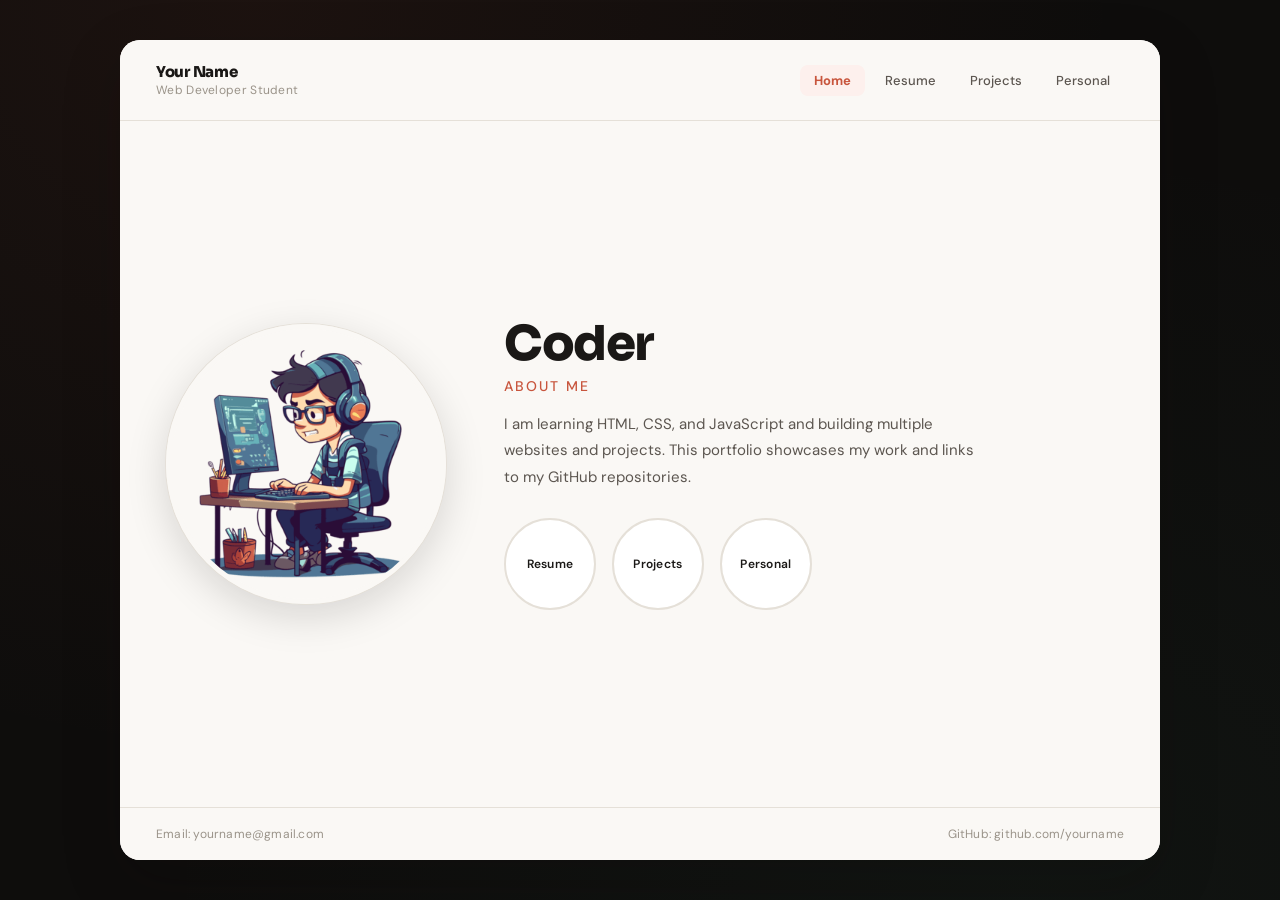
<file: index.html>
<!DOCTYPE html>
<html lang="en">

<head>
    <meta charset="UTF-8">
    <meta name="viewport" content="width=device-width, initial-scale=1.0">
    <title>Portfolio | Home</title>
    <link rel="preconnect" href="https://fonts.googleapis.com">
    <link rel="preconnect" href="https://fonts.gstatic.com" crossorigin>
    <link
        href="https://fonts.googleapis.com/css2?family=DM+Sans:wght@400;500;600;700&family=Sora:wght@600;700;800&display=swap"
        rel="stylesheet">
    <link rel="stylesheet" href="style.css">
</head>

<body>
    <div class="page-wrap">
        <div class="site">
            <header class="topbar">
                <div class="brand">
                    <div class="brand-name">Your Name</div>
                    <div class="brand-title">Web Developer Student</div>
                </div>

                <nav class="nav">
                    <a href="index.html" class="active">Home</a>
                    <a href="resume.html">Resume</a>
                    <a href="projects.html">Projects</a>
                    <a href="personal.html">Personal</a>
                </nav>
            </header>
            <main class="main home-page">
                <section class="hero">

                    <div class="photo-wrap">
                        <img src="coder.jpg" alt="Profile Photo" class="photo">
                    </div>

                    <div class="hero-content">
                        <h1>Coder</h1>
                        <h3>About me</h3>

                        <p>
                            I am learning HTML, CSS, and JavaScript and building multiple websites
                            and projects. This portfolio showcases my work and links to my GitHub repositories.
                        </p>

                        <div class="circle-links">
                            <a href="resume.html" class="circle resume">Resume</a>
                            <a href="projects.html" class="circle research">Projects</a>
                            <a href="personal.html" class="circle personal">Personal</a>
                        </div>
                    </div>

                </section>
            </main>

            <footer class="footer">
                <span>Email: yourname@gmail.com</span>
                <span>GitHub: github.com/yourname</span>
            </footer>

        </div>
    </div>

</body>

</html>
</file>
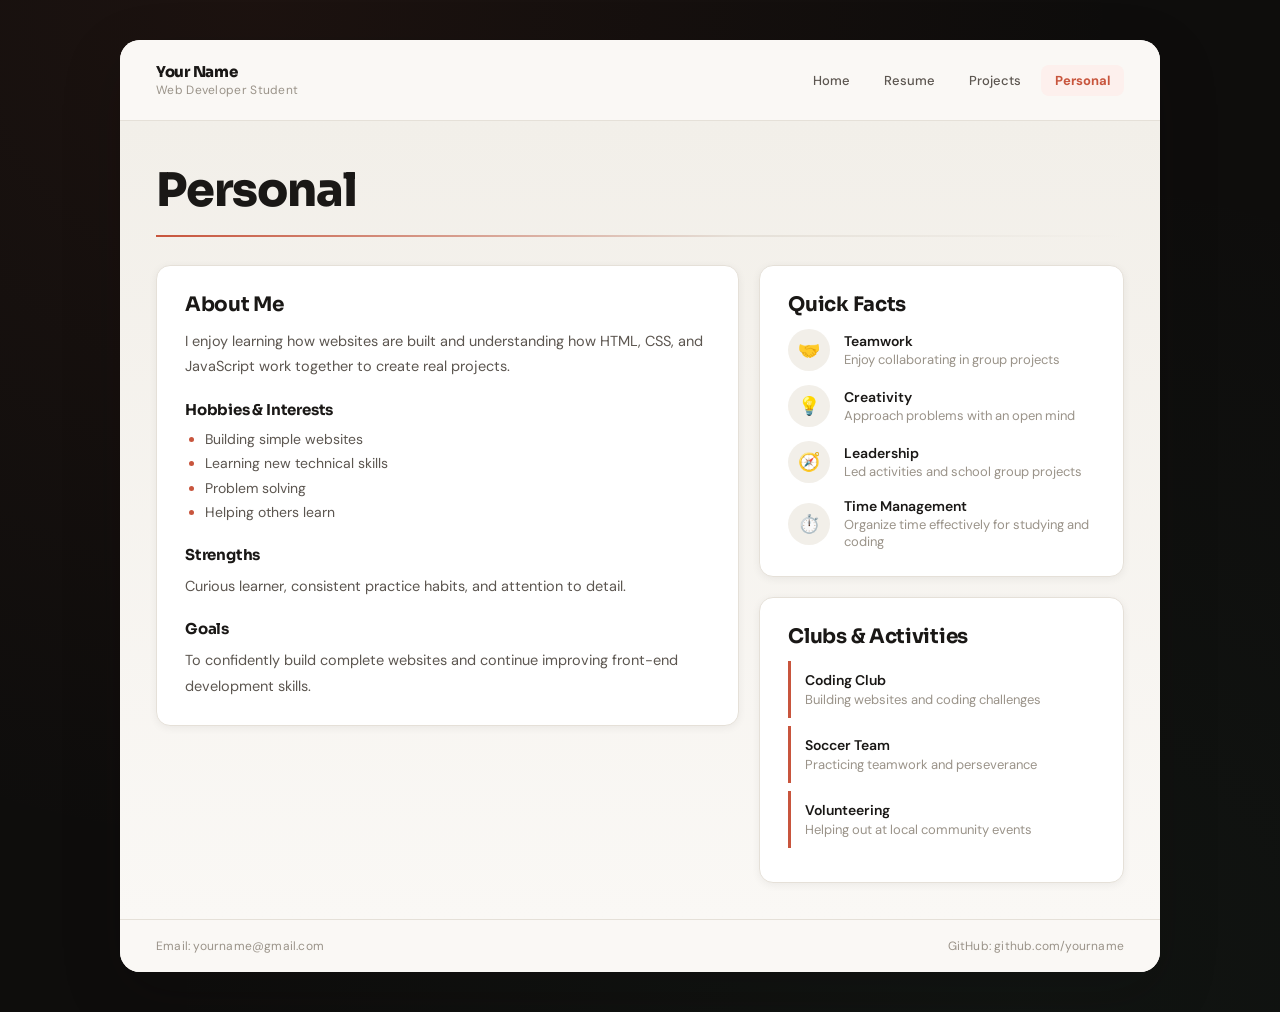
<file: personal.html>
<!DOCTYPE html>
<html lang="en">
<head>
<meta charset="UTF-8">
<meta name="viewport" content="width=device-width, initial-scale=1.0">
<title>Portfolio | Personal</title>
<link rel="preconnect" href="https://fonts.googleapis.com">
<link rel="preconnect" href="https://fonts.gstatic.com" crossorigin>
<link href="https://fonts.googleapis.com/css2?family=DM+Sans:wght@400;500;600;700&family=Sora:wght@600;700;800&display=swap" rel="stylesheet">
<link rel="stylesheet" href="style.css">
</head>
<body>

<div class="page-wrap">
<div class="site">

<header class="topbar">
<div class="brand">
<div class="brand-name">Your Name</div>
<div class="brand-title">Web Developer Student</div>
</div>
<nav class="nav">
<a href="index.html">Home</a>
<a href="resume.html">Resume</a>
<a href="projects.html">Projects</a>
<a href="personal.html" class="active">Personal</a>
</nav>
</header>

<main class="main personal-page">

<h1 class="page-title">Personal</h1>
<div class="page-divider"></div>

<div class="personal-grid">

<!-- Left column: About Me -->
<section class="card">
<h2 class="card-title">About Me</h2>
<p class="card-text">
I enjoy learning how websites are built and understanding
how HTML, CSS, and JavaScript work together to create real projects.
</p>

<h3 class="subhead">Hobbies &amp; Interests</h3>
<ul class="simple-list">
<li>Building simple websites</li>
<li>Learning new technical skills</li>
<li>Problem solving</li>
<li>Helping others learn</li>
</ul>

<h3 class="subhead">Strengths</h3>
<p class="card-text">Curious learner, consistent practice habits, and attention to detail.</p>

<h3 class="subhead">Goals</h3>
<p class="card-text">To confidently build complete websites and continue improving front-end development skills.</p>
</section>

<!-- Right column: Quick Facts + Clubs -->
<div class="personal-right">

<section class="card">
<h2 class="card-title">Quick Facts</h2>
<div class="facts-list">
<div class="fact-item">
<div class="fact-icon">🤝</div>
<div>
<div class="fact-title">Teamwork</div>
<div class="fact-text">Enjoy collaborating in group projects</div>
</div>
</div>
<div class="fact-item">
<div class="fact-icon">💡</div>
<div>
<div class="fact-title">Creativity</div>
<div class="fact-text">Approach problems with an open mind</div>
</div>
</div>
<div class="fact-item">
<div class="fact-icon">🧭</div>
<div>
<div class="fact-title">Leadership</div>
<div class="fact-text">Led activities and school group projects</div>
</div>
</div>
<div class="fact-item">
<div class="fact-icon">⏱️</div>
<div>
<div class="fact-title">Time Management</div>
<div class="fact-text">Organize time effectively for studying and coding</div>
</div>
</div>
</div>
</section>

<section class="card">
<h2 class="card-title">Clubs &amp; Activities</h2>
<ul class="club-list">
<li>
<div class="club-title">Coding Club</div>
<div class="club-desc">Building websites and coding challenges</div>
</li>
<li>
<div class="club-title">Soccer Team</div>
<div class="club-desc">Practicing teamwork and perseverance</div>
</li>
<li>
<div class="club-title">Volunteering</div>
<div class="club-desc">Helping out at local community events</div>
</li>
</ul>
</section>

</div>
</div>

</main>

<footer class="footer">
<span>Email: yourname@gmail.com</span>
<span>GitHub: github.com/yourname</span>
</footer>

</div>
</div>

</body>
</html>
</file>
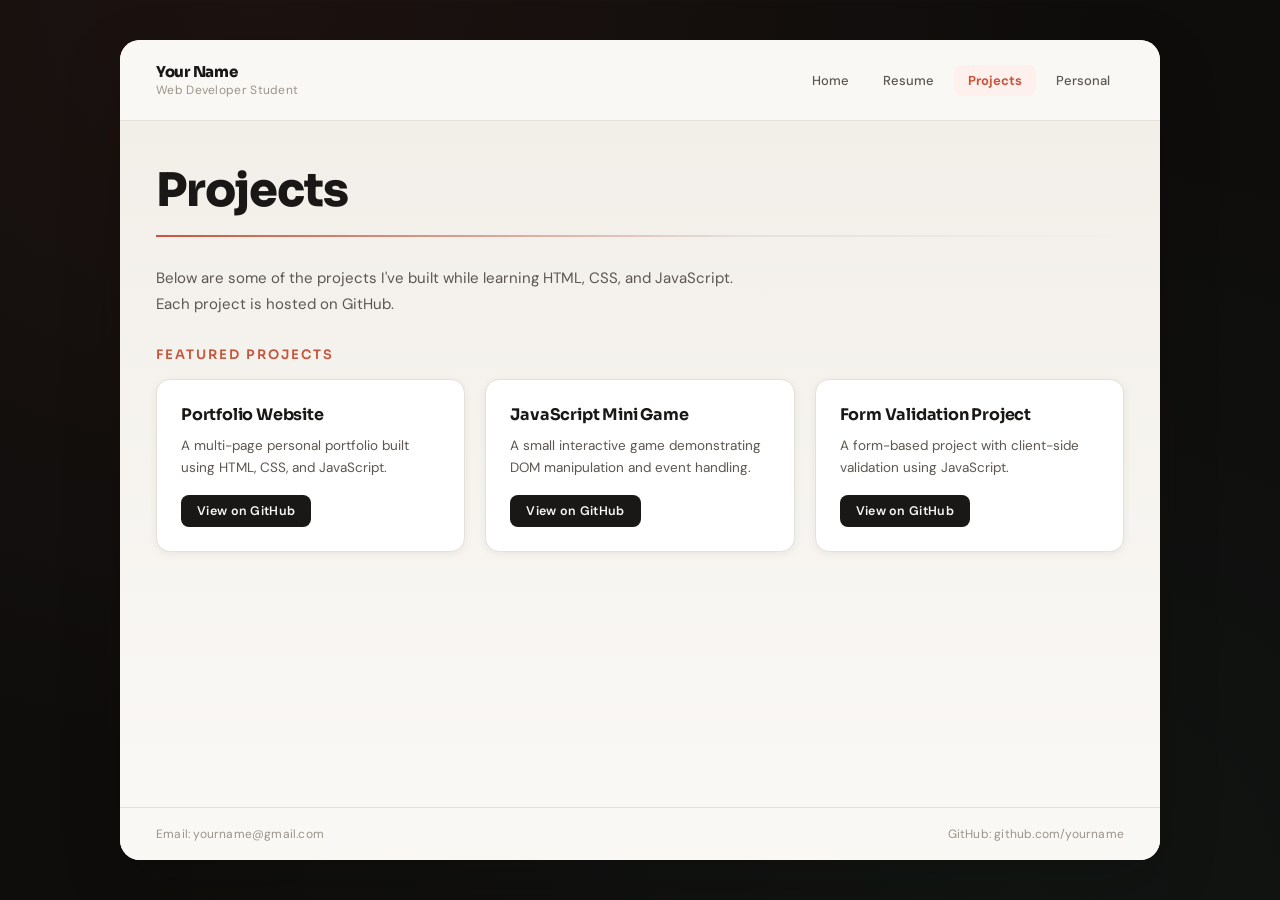
<file: projects.html>
<!DOCTYPE html>
<html lang="en">
<head>
<meta charset="UTF-8">
<meta name="viewport" content="width=device-width, initial-scale=1.0">
<title>Portfolio | Projects</title>
<link rel="preconnect" href="https://fonts.googleapis.com">
<link rel="preconnect" href="https://fonts.gstatic.com" crossorigin>
<link href="https://fonts.googleapis.com/css2?family=DM+Sans:wght@400;500;600;700&family=Sora:wght@600;700;800&display=swap" rel="stylesheet">
<link rel="stylesheet" href="style.css">
</head>
<body>

<div class="page-wrap">
<div class="site">

<header class="topbar">
<div class="brand">
<div class="brand-name">Your Name</div>
<div class="brand-title">Web Developer Student</div>
</div>
<nav class="nav">
<a href="index.html">Home</a>
<a href="resume.html">Resume</a>
<a href="projects.html" class="active">Projects</a>
<a href="personal.html">Personal</a>
</nav>
</header>

<main class="main resume-page">

<h1 class="page-title">Projects</h1>
<div class="page-divider"></div>

<p class="projects-intro">
Below are some of the projects I've built while learning HTML, CSS,
and JavaScript. Each project is hosted on GitHub.
</p>

<h3 class="projects-subtitle">Featured Projects</h3>

<div class="projects-grid">

<div class="project-card">
<h4>Portfolio Website</h4>
<p>A multi-page personal portfolio built using HTML, CSS, and JavaScript.</p>
<a href="#" target="_blank">View on GitHub</a>
</div>

<div class="project-card">
<h4>JavaScript Mini Game</h4>
<p>A small interactive game demonstrating DOM manipulation and event handling.</p>
<a href="#" target="_blank">View on GitHub</a>
</div>

<div class="project-card">
<h4>Form Validation Project</h4>
<p>A form-based project with client-side validation using JavaScript.</p>
<a href="#" target="_blank">View on GitHub</a>
</div>

</div>

</main>

<footer class="footer">
<span>Email: yourname@gmail.com</span>
<span>GitHub: github.com/yourname</span>
</footer>

</div>
</div>

</body>
</html>
</file>
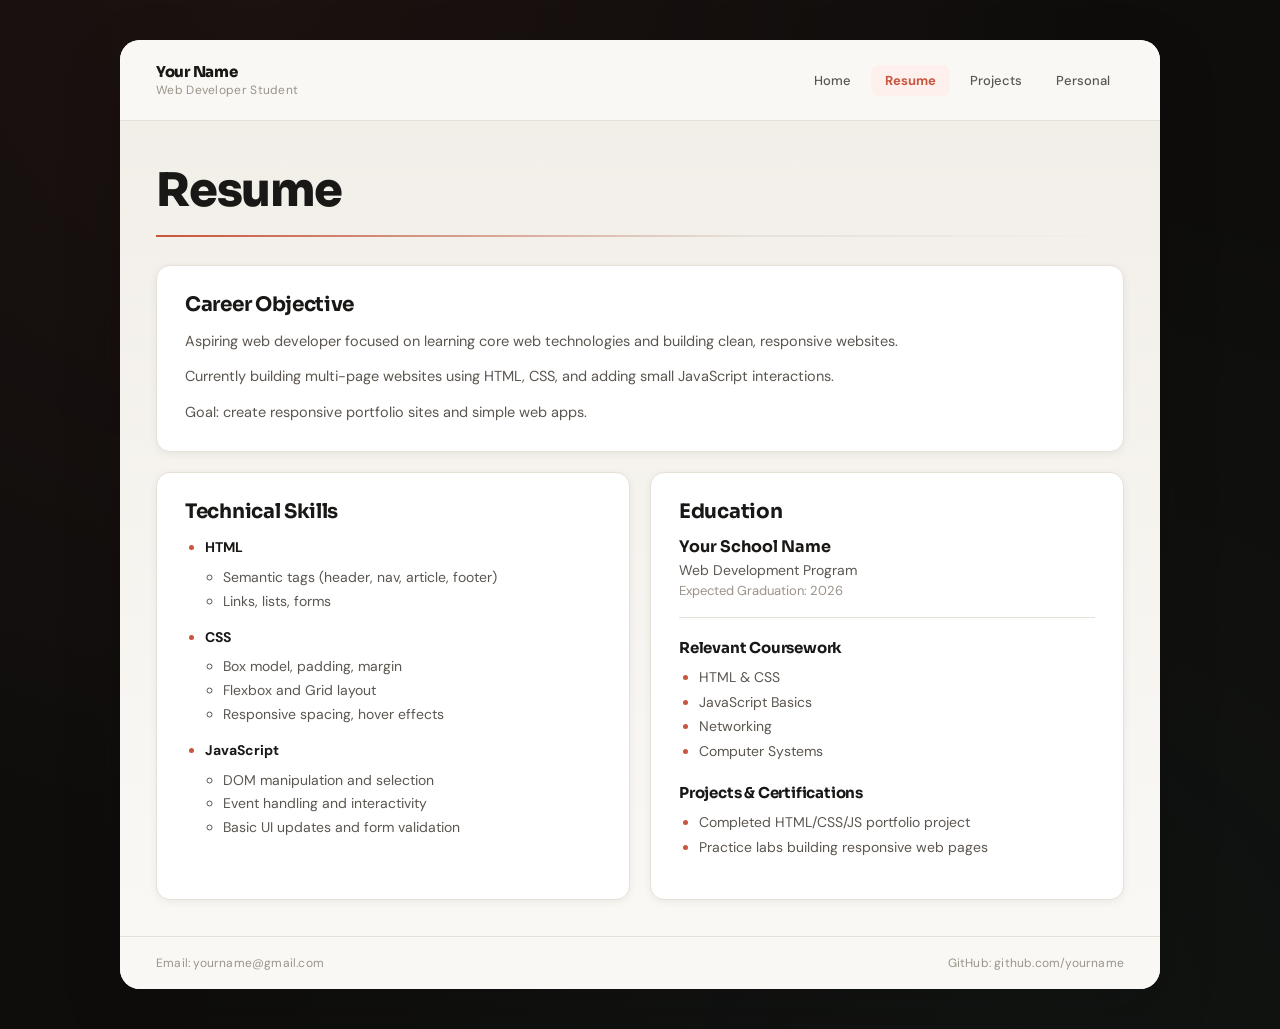
<file: resume.html>
<!DOCTYPE html>
<html lang="en">
<head>
<meta charset="UTF-8">
<meta name="viewport" content="width=device-width, initial-scale=1.0">
<title>Portfolio | Resume</title>
<link rel="preconnect" href="https://fonts.googleapis.com">
<link rel="preconnect" href="https://fonts.gstatic.com" crossorigin>
<link href="https://fonts.googleapis.com/css2?family=DM+Sans:wght@400;500;600;700&family=Sora:wght@600;700;800&display=swap" rel="stylesheet">
<link rel="stylesheet" href="style.css">
</head>
<body>

<div class="page-wrap">
<div class="site">

<header class="topbar">
<div class="brand">
<div class="brand-name">Your Name</div>
<div class="brand-title">Web Developer Student</div>
</div>
<nav class="nav">
<a href="index.html">Home</a>
<a href="resume.html" class="active">Resume</a>
<a href="projects.html">Projects</a>
<a href="personal.html">Personal</a>
</nav>
</header>

<main class="main resume-page">

<h1 class="page-title">Resume</h1>
<div class="page-divider"></div>

<!-- Career Objective -->
<section class="card">
<h2 class="card-title">Career Objective</h2>
<p class="card-text">Aspiring web developer focused on learning core web technologies and building clean, responsive websites.</p>
<p class="card-text">Currently building multi-page websites using HTML, CSS, and adding small JavaScript interactions.</p>
<p class="card-text">Goal: create responsive portfolio sites and simple web apps.</p>
</section>

<!-- Two-column grid -->
<div class="resume-grid">

<section class="card">
<h2 class="card-title">Technical Skills</h2>
<ul class="skill-list">
<li><strong>HTML</strong>
<ul>
<li>Semantic tags (header, nav, article, footer)</li>
<li>Links, lists, forms</li>
</ul>
</li>
<li><strong>CSS</strong>
<ul>
<li>Box model, padding, margin</li>
<li>Flexbox and Grid layout</li>
<li>Responsive spacing, hover effects</li>
</ul>
</li>
<li><strong>JavaScript</strong>
<ul>
<li>DOM manipulation and selection</li>
<li>Event handling and interactivity</li>
<li>Basic UI updates and form validation</li>
</ul>
</li>
</ul>
</section>

<section class="card">
<h2 class="card-title">Education</h2>
<div class="edu-block">
<div class="edu-school">Your School Name</div>
<div class="edu-program">Web Development Program</div>
<div class="edu-grad">Expected Graduation: 2026</div>
</div>
<div class="mini-divider"></div>
<h3 class="subhead">Relevant Coursework</h3>
<ul class="simple-list">
<li>HTML &amp; CSS</li>
<li>JavaScript Basics</li>
<li>Networking</li>
<li>Computer Systems</li>
</ul>
<h3 class="subhead">Projects &amp; Certifications</h3>
<ul class="simple-list">
<li>Completed HTML/CSS/JS portfolio project</li>
<li>Practice labs building responsive web pages</li>
</ul>
</section>

</div>
</main>

<footer class="footer">
<span>Email: yourname@gmail.com</span>
<span>GitHub: github.com/yourname</span>
</footer>

</div>
</div>

</body>
</html>
</file>
<file: style.css>
:root {
    /* --- Colors --- */
    --bg-deep: #0e0d0c;
    --bg-site: #faf8f5;
    --bg-card: #ffffff;
    --bg-subtle: #f2efe9;
    --text-primary: #1a1816;
    --text-secondary: #5c5650;
    --text-muted: #9a9389;
    --border: #e5e0d8;
    --accent: #c8553d;
    --accent-soft: #fdf0ed;
    --green-tag: #3d8c6e;
    --green-soft: #eaf5f0;
    --gold-tag: #b8860b;
    --gold-soft: #fdf6e3;

    /* --- Shadows --- */
    --shadow-sm: 0 2px 8px rgba(14, 13, 12, 0.06);
    --shadow-md: 0 8px 30px rgba(14, 13, 12, 0.10);
    --shadow-lg: 0 20px 60px rgba(14, 13, 12, 0.18);

    /* --- Border Radius --- */
    --radius-sm: 8px;
    --radius-md: 14px;
    --radius-lg: 20px;
}

* {
    box-sizing: border-box;
    margin: 0;
    padding: 0;
}

body {
    font-family: 'DM Sans', sans-serif;
    background: var(--bg-deep);
    color: var(--text-primary);
    -webkit-font-smoothing: antialiased;
}

@keyframes fadeUp {
from { opacity: 0; transform: translateY(24px); }
to   { opacity: 1; transform: translateY(0); }
}

@keyframes fadeIn {
from { opacity: 0; }
to   { opacity: 1; }
}

@keyframes scaleIn {
from { opacity: 0; transform: scale(0.92); }
to   { opacity: 1; transform: scale(1); }
}

@keyframes dividerGrow {
from { width: 0; }
to   { width: 100%; }
}


.page-wrap {
min-height: 100vh;
display: flex;
justify-content: center;
padding: 40px 24px;
background:
  radial-gradient(ellipse at 20% 0%, rgba(200,85,61,0.08) 0%, transparent 60%),
  radial-gradient(ellipse at 80% 100%, rgba(61,140,110,0.06) 0%, transparent 60%),
  var(--bg-deep);
}
.site {
width: 1040px;
max-width: 100%;
background: var(--bg-site);
border-radius: var(--radius-lg);
box-shadow: var(--shadow-lg);
overflow: hidden;
display: flex;
flex-direction: column;
animation: scaleIn 0.6s ease-out both;
}

.topbar {
display: flex;
justify-content: space-between;
align-items: center;
padding: 22px 36px;
border-bottom: 1px solid var(--border);
background: var(--bg-site);
animation: fadeIn 0.5s ease-out 0.2s both;
}
.brand-name {
font-family: 'Sora', sans-serif;
font-weight: 800;
font-size: 15px;
letter-spacing: -0.3px;
color: var(--text-primary);
}

.brand-title {
font-size: 12px;
color: var(--text-muted);
margin-top: 1px;
letter-spacing: 0.3px;
}

.nav {
display: flex;
gap: 6px;
}

.nav a {
text-decoration: none;
font-size: 13px;
font-weight: 500;
color: var(--text-secondary);
padding: 7px 14px;
border-radius: 8px;
transition: all 0.25s ease;
}

.nav a:hover {
color: var(--text-primary);
background: var(--bg-subtle);
}

.nav a.active {
color: var(--accent);
font-weight: 700;
background: var(--accent-soft);
}
.footer {
display: flex;
justify-content: space-between;
padding: 18px 36px;
border-top: 1px solid var(--border);
font-size: 12px;
color: var(--text-muted);
background: var(--bg-site);
letter-spacing: 0.2px;
}
.main {
flex: 1;
padding: 44px 36px;
}
.main.home-page {
display: flex;
align-items: center;
}
.hero {
display: flex;
gap: 48px;
align-items: center;
animation: fadeUp 0.7s ease-out 0.3s both;
}
.photo-wrap {
width: 300px;
height: 300px;
display: flex;
align-items: center;
justify-content: center;
flex-shrink: 0;
}

.photo {
width: 280px;
height: 280px;
border-radius: 50%;
object-fit: cover;
border: 5px solid var(--bg-site);
box-shadow:
0 0 0 1px var(--border),
0 12px 40px rgba(14,13,12,0.15);
transition: transform 0.4s ease, box-shadow 0.4s ease;
}

.photo:hover {
transform: scale(1.03);
box-shadow:
0 0 0 1px var(--accent),
0 16px 50px rgba(200,85,61,0.18);
}
.hero-content h1 {
font-family: 'Sora', sans-serif;
font-size: 48px;
font-weight: 800;
letter-spacing: -1.5px;
line-height: 1.1;
margin: 0 0 6px;
}

.hero-content h3 {
font-size: 14px;
font-weight: 500;
color: var(--accent);
letter-spacing: 2px;
text-transform: uppercase;
margin: 0 0 16px;
}

.hero-content p {
max-width: 480px;
font-size: 15px;
line-height: 1.75;
color: var(--text-secondary);
}
.circle-links {
display: flex;
gap: 16px;
margin-top: 28px;
}

.circle {
width: 92px;
height: 92px;
border-radius: 50%;
text-decoration: none;
color: var(--text-primary);
font-size: 12px;
font-weight: 600;
letter-spacing: 0.3px;
display: flex;
align-items: center;
justify-content: center;
border: 2px solid var(--border);
background: var(--bg-card);
transition: all 0.3s ease;
}

.circle:hover {
transform: translateY(-6px);
box-shadow: var(--shadow-md);
border-color: transparent;
}

.circle.resume:hover { border-color: var(--green-tag); color: var(--green-tag); }
.circle.research:hover { border-color: var(--gold-tag); color: var(--gold-tag); }
.circle.personal:hover { border-color: var(--accent); color: var(--accent); }

.page-title {
font-family: 'Sora', sans-serif;
font-size: 46px;
font-weight: 800;
letter-spacing: -1.2px;
color: var(--text-primary);
animation: fadeUp 0.6s ease-out 0.2s both;
}

.page-divider {
height: 2px;
background: linear-gradient(90deg, var(--accent), var(--border) 60%, transparent);
margin: 16px 0 28px;
animation: dividerGrow 0.8s ease-out 0.4s both;
}
.card {
background: var(--bg-card);
border: 1px solid var(--border);
border-radius: var(--radius-md);
padding: 26px 28px;
box-shadow: var(--shadow-sm);
transition: box-shadow 0.3s ease, transform 0.3s ease;
animation: fadeUp 0.6s ease-out 0.4s both;
}

.card:hover {
box-shadow: var(--shadow-md);
transform: translateY(-2px);
}

.card-title {
font-family: 'Sora', sans-serif;
font-size: 20px;
font-weight: 700;
color: var(--text-primary);
margin: 0 0 12px;
letter-spacing: -0.3px;
}

.card-text {
margin: 10px 0 0;
font-size: 14.5px;
line-height: 1.75;
color: var(--text-secondary);
}

.mini-divider {
height: 1px;
background: var(--border);
margin: 18px 0;
}

.subhead {
font-family: 'Sora', sans-serif;
margin: 20px 0 8px;
font-size: 15px;
font-weight: 700;
color: var(--text-primary);
letter-spacing: -0.2px;
}

.simple-list {
margin: 0 0 14px;
padding-left: 20px;
line-height: 1.75;
color: var(--text-secondary);
font-size: 14px;
}

.simple-list li::marker {
color: var(--accent);
}
.main.resume-page,
.main.personal-page {
padding: 40px 36px 36px;
background: linear-gradient(180deg, var(--bg-subtle) 0%, var(--bg-site) 100%);
}
.resume-grid {
display: grid;
grid-template-columns: 1fr 1fr;
gap: 20px;
margin-top: 20px;
}

.resume-grid .card:nth-child(1) { animation-delay: 0.5s; }
.resume-grid .card:nth-child(2) { animation-delay: 0.65s; }
.skill-list {
margin: 0;
padding-left: 20px;
font-size: 14px;
line-height: 1.7;
color: var(--text-secondary);
}

.skill-list > li {
margin: 12px 0;
color: var(--text-primary);
font-weight: 600;
}

.skill-list > li::marker { color: var(--accent); }

.skill-list ul {
margin: 6px 0 0;
padding-left: 18px;
font-weight: 400;
color: var(--text-secondary);
}

.edu-block { margin-top: 6px; }

.edu-school {
font-family: 'Sora', sans-serif;
font-weight: 700;
font-size: 16px;
margin-bottom: 4px;
}

.edu-program {
font-size: 14px;
color: var(--text-secondary);
margin: 3px 0;
}

.edu-grad {
font-size: 13px;
color: var(--text-muted);
margin: 3px 0;
}
.projects-intro {
font-size: 15px;
line-height: 1.75;
color: var(--text-secondary);
max-width: 600px;
animation: fadeUp 0.6s ease-out 0.3s both;
}

.projects-subtitle {
font-family: 'Sora', sans-serif;
font-size: 13px;
font-weight: 600;
text-transform: uppercase;
letter-spacing: 2px;
color: var(--accent);
margin-top: 28px;
margin-bottom: 4px;
animation: fadeUp 0.6s ease-out 0.4s both;
}

.projects-grid {
display: grid;
grid-template-columns: repeat(3, 1fr);
gap: 20px;
margin-top: 16px;
}
.project-card {
border: 1px solid var(--border);
border-radius: var(--radius-md);
padding: 24px;
background: var(--bg-card);
box-shadow: var(--shadow-sm);
transition: all 0.35s ease;
animation: fadeUp 0.6s ease-out both;
position: relative;
overflow: hidden;
}

.project-card::before {
content: '';
position: absolute;
top: 0;
left: 0;
right: 0;
height: 3px;
background: linear-gradient(90deg, var(--accent), var(--gold-tag));
transform: scaleX(0);
transform-origin: left;
transition: transform 0.35s ease;
}

.project-card:hover::before {
transform: scaleX(1);
}

.project-card:nth-child(1) { animation-delay: 0.45s; }
.project-card:nth-child(2) { animation-delay: 0.55s; }
.project-card:nth-child(3) { animation-delay: 0.65s; }
.project-card:nth-child(4) { animation-delay: 0.75s; }
.project-card:nth-child(5) { animation-delay: 0.85s; }
.project-card:nth-child(6) { animation-delay: 0.95s; }
.project-card:nth-child(n+7) { animation-delay: 1s; }
.project-card h4 {
font-family: 'Sora', sans-serif;
margin: 0 0 10px;
font-size: 16px;
font-weight: 700;
letter-spacing: -0.2px;
}

.project-card p {
margin: 0 0 16px;
font-size: 13.5px;
line-height: 1.65;
color: var(--text-secondary);
}

.project-card a {
display: inline-block;
text-decoration: none;
font-size: 12.5px;
font-weight: 600;
padding: 8px 16px;
border-radius: var(--radius-sm);
background: var(--text-primary);
color: var(--bg-site);
letter-spacing: 0.3px;
transition: all 0.25s ease;
}

.project-card a:hover {
background: var(--accent);
transform: translateY(-1px);
}

.project-card:hover {
transform: translateY(-5px);
box-shadow: var(--shadow-md);
border-color: transparent;
}
.personal-grid {
display: grid;
grid-template-columns: 1.6fr 1fr;
gap: 20px;
align-items: start;
}

.personal-grid > .card { animation-delay: 0.45s; }

.personal-right {
display: grid;
gap: 20px;
}

.personal-right .card:nth-child(1) { animation-delay: 0.55s; }
.personal-right .card:nth-child(2) { animation-delay: 0.65s; }
.facts-list {
display: grid;
gap: 14px;
}

.fact-item {
display: flex;
gap: 14px;
align-items: center;
}

.fact-icon {
width: 42px;
height: 42px;
background: var(--bg-subtle);
border-radius: 50%;
display: flex;
align-items: center;
justify-content: center;
font-size: 18px;
flex-shrink: 0;
}

.fact-title {
font-weight: 600;
font-size: 14px;
color: var(--text-primary);
}

.fact-text {
font-size: 13px;
color: var(--text-muted);
margin-top: 1px;
}
.club-list {
list-style: none;
padding: 0;
margin: 0;
}

.club-list li {
padding: 10px 0 10px 14px;
border-left: 3px solid var(--accent);
margin: 8px 0;
}

.club-title {
font-weight: 600;
font-size: 14px;
color: var(--text-primary);
}

.club-desc {
font-size: 13px;
color: var(--text-muted);
margin-top: 2px;
}
@media (max-width: 768px) {

/* Hero stacks vertically */
.hero {
flex-direction: column;
text-align: center;
gap: 28px;
}

/* Center the circle links */
.circle-links {
justify-content: center;
}

/* Shrink the photo */
.photo-wrap {
width: 220px;
height: 220px;
}
.photo {
width: 200px;
height: 200px;
}

/* Shrink the hero heading */
.hero-content h1 {
font-size: 36px;
}

/* All grids become single column */
.resume-grid,
.projects-grid,
.personal-grid {
grid-template-columns: 1fr;
}

/* Page titles shrink */
.page-title {
font-size: 36px;
}

}
/* =============================
   RESPONSIVE: Phones (600px)
   ============================= */
@media (max-width: 600px) {

/* Reduce outer padding */
.page-wrap {
padding: 16px 6px;
}

/* Remove card rounding on very small screens */
.site {
border-radius: var(--radius-md);
}

/* Stack header vertically */
.topbar {
flex-direction: column;
gap: 12px;
padding: 16px 20px;
text-align: center;
}

/* Nav wraps on small screens */
.nav {
flex-wrap: wrap;
justify-content: center;
}

/* Reduce main padding */
.main {
padding: 28px 18px;
}

/* Smaller hero heading */
.hero-content h1 {
font-size: 28px;
}

/* Smaller page titles */
.page-title {
font-size: 28px;
}

/* Reduce card padding */
.card {
padding: 20px 18px;
}

/* Smaller footer */
.footer {
flex-direction: column;
text-align: center;
gap: 4px;
padding: 14px 20px;
}

}
</file>
